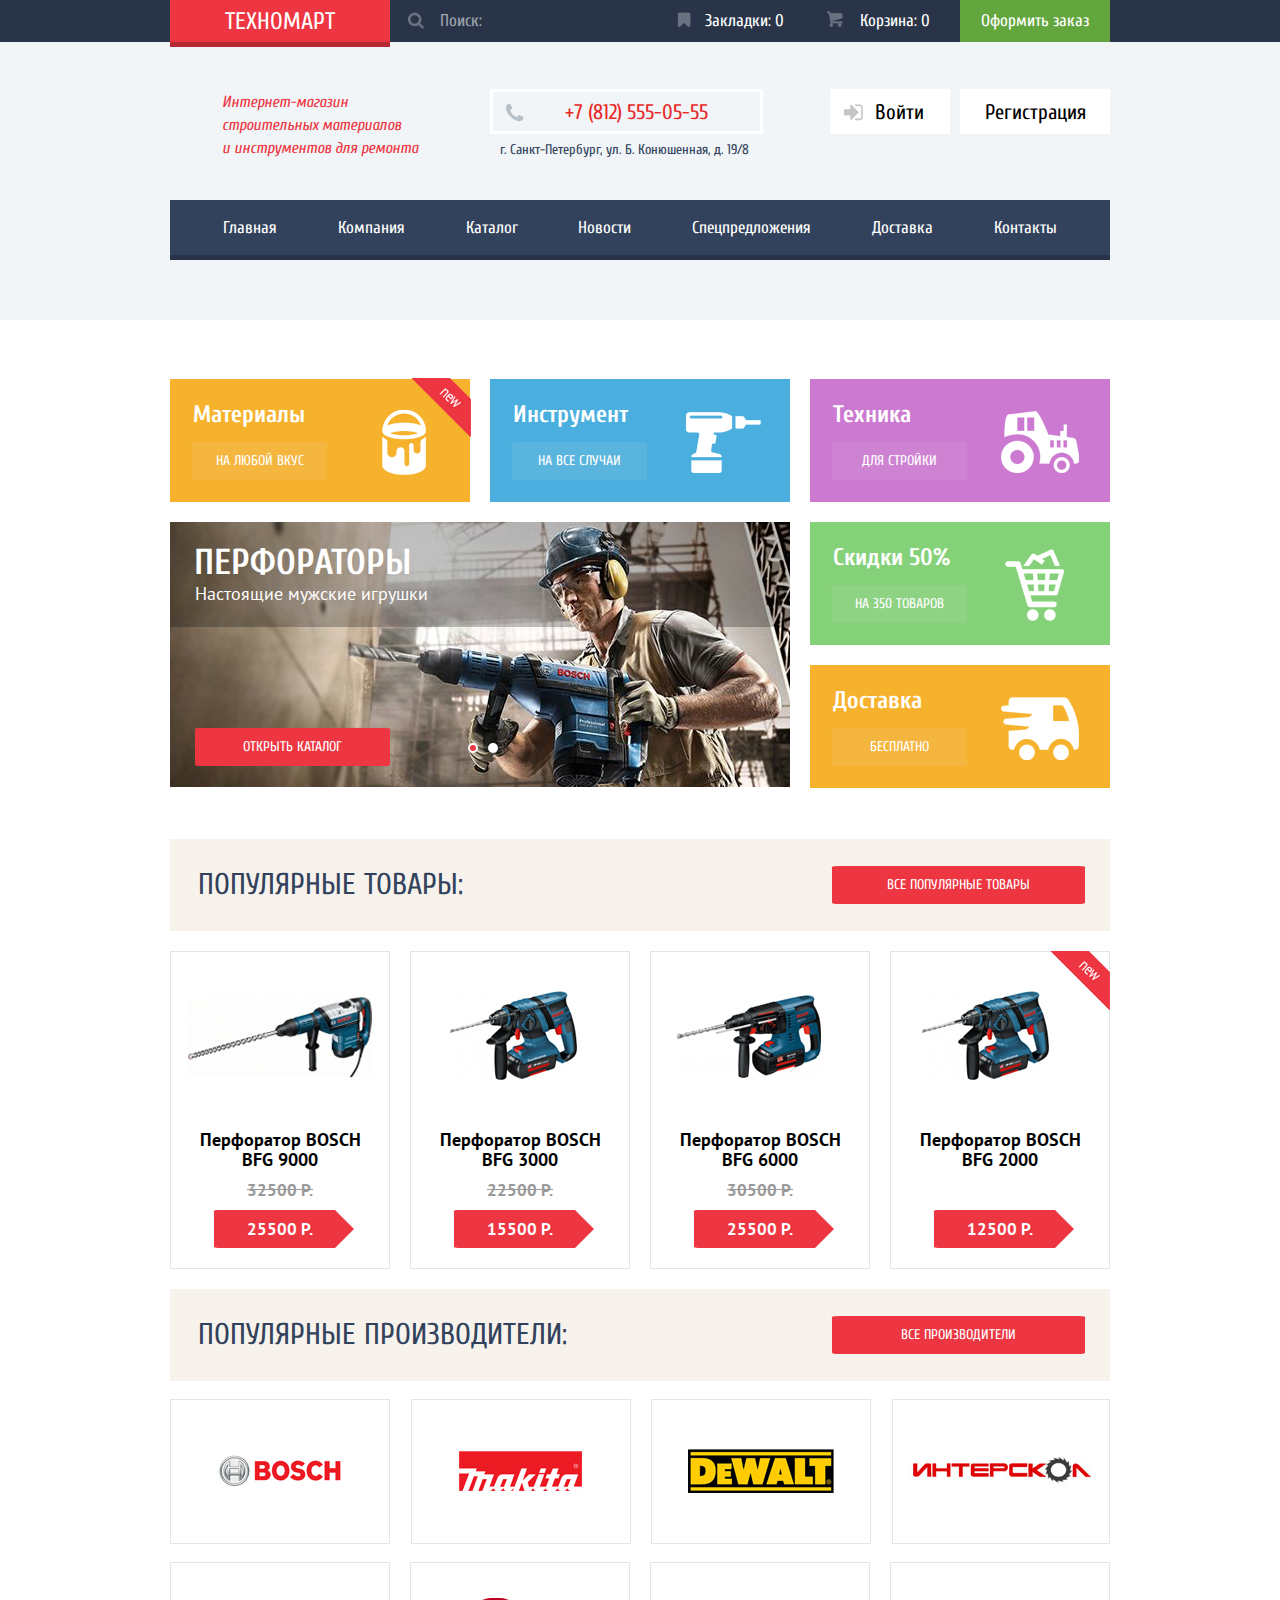
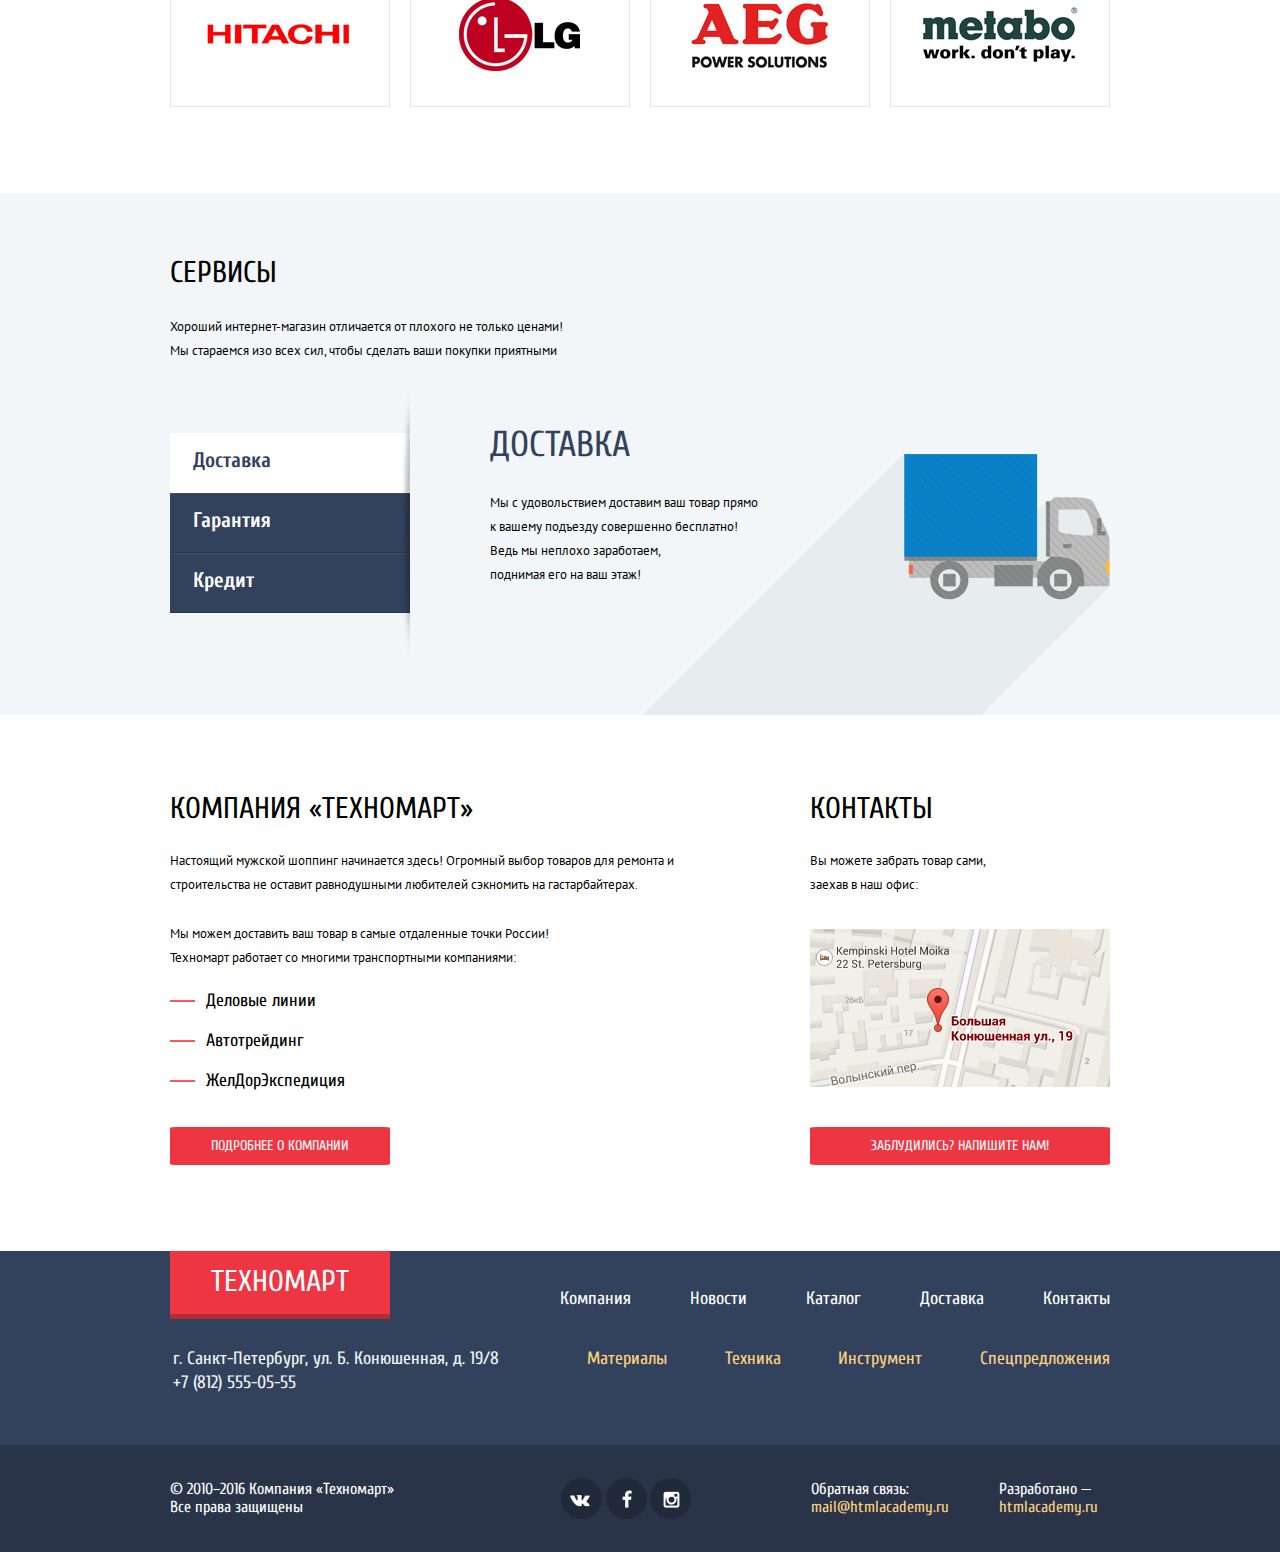
<file: index.html>
<!DOCTYPE html>
<html lang="ru">
  <head>
    <meta charset="utf-8">
    <title>HTML Academy: Техномарт</title>
    <link rel="stylesheet" href="css/normalize.css">
    <link rel="stylesheet" href="css/style-min.css">
    <link href='https://fonts.googleapis.com/css?family=Cuprum:400,400italic,700&subset=latin,cyrillic' rel='stylesheet' type='text/css'>
    <link href='https://fonts.googleapis.com/css?family=PT+Sans:400,700&subset=latin,cyrillic' rel='stylesheet' type='text/css'>
  </head>
  <body>
    <header>
      <div class="container fix">
        <a href="index.html" class="logo">техномарт</a>
        <form class="search-form" action="#" method="get">
          <input id="search" type="search" name="search" placeholder="Поиск:">
          <label class="search" for="search"></label>
        </form>
        <a href="#" class="bookmark">Закладки: 0</a>
        <a href="#" class="basket">Корзина: 0</a>
        <a href="#" class="order">Оформить заказ</a>
      </div>
      <div class="color-main">
        <div class="container">
          <div class="fix">
            <div class="tagline">
              <p>Интернет-магазин
              строительных материалов<br>
              и инструментов для ремонта</p>
            </div>
            <div class="contact">
              <p class="phone">+7 (812) 555-05-55</p>
              <p class="address">г. Санкт-Петербург, ул. Б. Конюшенная, д. 19/8</p>
            </div>
            <div class="profile">
              <a href="#" class="login">войти</a>
              <a href="#" class="registration">регистрация</a>
            </div>
          </div>
          <nav class="main-navigation">
            <a href="index.html">главная</a>
            <a href="#">компания</a>
            <a href="catalog.html">каталог</a>
            <a href="#">новости</a>
            <a href="#">спецпредложения</a>
            <a href="#">доставка</a>
            <a href="#">контакты</a>
          </nav>
        </div>
      </div>
    </header>
    <main>
      <div class="container">
        <div class="promo fix">
          <div class="box material">
            <h3>материалы</h3>
            <a href="#" class="btn">на любой вкус</a>
          </div>
          <div class="box tool">
            <h3>инструмент</h3>
            <a href="#" class="btn">на все случаи</a>
          </div>
          <div class="box equipment">
            <h3>техника</h3>
            <a href="#" class="btn">для стройки</a>
          </div>
          <div class="sliders">
            <input type="radio" id="btn-1" name="slider" checked>
            <input type="radio" id="btn-2" name="slider">
            <div class="slide-control">
              <label for="btn-1"></label>
              <label for="btn-2"></label>
            </div>
            <div class="switching">
              <section class="slide">
                <h2>перфораторы</h2>
                <p>Настоящие мужские игрушки</p>
                <a href="#" class="btn">Открыть каталог</a>
              </section>
              <section class="slide">
                <h2>дрели</h2>
                <p>Соседям на радость!</p>
                <a href="#" class="btn">Открыть каталог</a>
              </section>
            </div>
          </div>
          <div class="fix-2">
            <div class="box sale">
              <h3>скидки 50%</h3>
              <a href="#" class="btn">на 350 товаров</a>
            </div>
            <div class="box delivery">
              <h3>доставка</h3>
              <a href="#" class="btn">бесплатно</a>
            </div>
          </div>
        </div>
        <section class="popular-blog">
          <h2>популярные товары:</h2>
          <a href="#" class="btn">все популярные товары</a>
        </section>
        <div class="product">
          <article>
            <img src="img/picture-1.jpg" alt="Перфоратор BOSH BFG 9000" width="218" height="170">
            <h3>Перфоратор BOSCH BFG 9000</h3>
            <del class="price-old">32500 Р.</del>
            <span class="price">25500 Р.</span>
            <div class="small-popup">
              <a class="btn buy" href="#">купить</a>
              <a class="btn bookmarks" href="#">в закладки</a>
            </div>
          </article>
          <article>
            <img src="img/picture-2.jpg" alt="Перфоратор BOSH BFG 3000" width="218" height="170">
            <h3>Перфоратор BOSCH BFG 3000</h3>
            <del class="price-old">22500 Р.</del>
            <span class="price">15500 Р.</span>
            <div class="small-popup">
              <a class="btn buy" href="#">купить</a>
              <a class="btn bookmarks" href="#">в закладки</a>
            </div>
          </article>
          <article>
            <img src="img/picture-3.jpg" alt="Перфоратор BOSH BFG 6000" width="218" height="170">
            <h3>Перфоратор BOSCH BFG 6000</h3>
            <del class="price-old">30500 Р.</del>
            <span class="price">25500 Р.</span>
            <div class="small-popup">
              <a class="btn buy" href="#">купить</a>
              <a class="btn bookmarks" href="#">в закладки</a>
            </div>
          </article>
          <article class="new">
            <img src="img/picture-4.jpg" alt="Перфоратор BOSH BFG 2000" width="218" height="170">
            <h3>Перфоратор BOSCH BFG 2000</h3>
            <span class="price no-discounts">12500 Р.</span>
            <div class="small-popup">
              <a class="btn buy" href="#">купить</a>
              <a class="btn bookmarks" href="#">в закладки</a>
            </div>
          </article>
        </div>
        <div class="manufacturer">
          <section class="popular-blog">
            <h2>популярные производители:</h2>
            <a href="#" class="btn">все производители</a>
          </section>
          <div class="list-manufacturer">
            <a class="brend" href="#">
              <img src="img/bosch.jpg" alt="bosch" width="218" height="143">
            </a>
            <a class="brend" href="#">
              <img src="img/makita.jpg" alt="makita" width="218" height="143">
            </a>
            <a class="brend" href="#">
              <img src="img/dewalt.jpg" alt="dewalt" width="218" height="143">
            </a>
            <a class="brend" href="#">
              <img src="img/interskol.jpg" alt="interskol" width="216" height="143">
            </a>
            <a class="brend" href="#">
              <img src="img/hitachi.jpg" alt="hitachi" width="218" height="143">
            </a>
            <a class="brend" href="#">
              <img src="img/lg.jpg" alt="lg" width="218" height="143">
            </a>
            <a class="brend" href="#">
              <img src="img/aeg.jpg" alt="aeg" width="218" height="143">
            </a>
            <a class="brend" href="#">
              <img src="img/metabo.jpg" alt="metabo" width="218" height="143">
            </a>
          </div>
        </div>
      </div>
      <div class="service">
        <div class="container">
          <h2>сервисы</h2>
          <p class="about-service">Хороший интернет-магазин отличается от плохого не только ценами!
          Мы стараемся изо всех сил, чтобы сделать ваши покупки приятными</p>
          <div class="service-information">
            <div class="service-navigation">
              <input type="radio" id="button-1" name="navigation" checked>
              <input type="radio" id="button-2" name="navigation">
              <input type="radio" id="button-3" name="navigation">
              <label for="button-1">доставка</label>
              <label for="button-2">гарантия</label>
              <label for="button-3">кредит</label>
              <div class="slider">
                <section class="service-content">
                  <h3>доставка</h3>
                  <p class="delivery-slide">Мы с удовольствием доставим ваш товар прямо
                  к вашему подъезду совершенно бесплатно!
                  Ведь мы неплохо заработаем,</br>
                  поднимая его на ваш этаж!</p>
                </section>
                <section class="service-content">
                  <h3>гарантия</h3>
                  <p class="guarantee">Если купленный у нас товар поломается или заискрит,<br>
                  а также в случае пожара, спровоцированного его возгаранием,<br>
                  вы всегда можете быть уверены в нашей гарантии. Мы обменяем
                  сгоревший товар на новый.</br>
                  Дом уж восстановите как-нибудь сами.</p>
                </section>
                <section class="service-content">
                  <h3>кредит</h3>
                  <p class="credit">Залезть в долговую яму стало проще!
                  Кредитные консультанты придут вам на помощь.</p>
                  <a class="btn" href="#">отправить заявку</a>
                </section>
              </div>
            </div>
          </div>
        </div>
      </div>
      <div class="company container">
        <div class="about-company">
          <h2>компания «Техномарт»</h2>
          <p>Настоящий мужской шоппинг начинается здесь! Огромный выбор товаров для ремонта и строительства не оставит равнодушными любителей сэкномить на гастарбайтерах.</p>
          <p class="transfer">Мы можем доставить ваш товар в самые отдаленные точки России! Техномарт работает со многими транспортными компаниями:</p>
          <ul class="companies">
            <li>Деловые линии</li>
            <li>Автотрейдинг</li>
            <li>ЖелДорЭкспедиция</li>
          </ul>
          <a class="btn" href="#">подробнее о компании</a>
        </div>
        <div class="contact-company">
          <h2>контакты</h2>
          <p>Вы можете забрать товар сами, заехав в наш офис:</p>
          <a class="map" href="form.html">
            <img src="img/map.jpg" alt="карта" width="300" height="158">
          </a>
          <div class="map-show">
            <div class="close"></div>
            <iframe src="https://www.google.com/maps/embed?pb=!1m18!1m12!1m3!1d3361.211479112242!2d30.31892544635698!3d59.93897340148991!2m3!1f0!2f0!3f0!3m2!1i1024!2i768!4f13.1!3m3!1m2!1s0x4696310fca5ba729%3A0xea9c53d4493c879f!2z0JHQvtC70YzRiNCw0Y8g0JrQvtC90Y7RiNC10L3QvdCw0Y8g0YPQuy4sIDE5LCDQodCw0L3QutGCLdCf0LXRgtC10YDQsdGD0YDQsywgMTkxMTg2!5e0!3m2!1sru!2sru!4v1472808971872" width="940" height="446" frameborder="0" style="border:0" allowfullscreen></iframe>
          </div>
          <a class="btn btn-js" href="#">Заблудились? Напишите нам!</a>
          <form class="write-us" method="post" action="#">
            <div class="close"></div>
              <div class="answer">
                <div class="top-write">
                  <div class="write">
                    <label for="name">Ваше имя:</label>
                    <input type="text" id="name" name="name" placeholder="Представьтесь, пожалуйста" required>
                  </div>
                  <div class="write">
                    <label for="e-mail">Ваш e-mail:</label>
                    <input type="text" id="e-mail" name="e-mail" placeholder="Для отправки ответа" required>
                  </div>
                </div>
                <label for="text-letter">Текст письма:</label>
                <textarea class="letter" id="text-letter" name="letter" placeholder="В свободной форме" required></textarea>
              </div>
            <div class="send">
              <button class="btn" type="submit">Отправить</button>
            </div>
          </form>
        </div>
      </div>
    </main>
    <footer>
      <div class="container top-footer">
        <div class="left-contact">
          <a class="logo" href="#">Техномарт</a>
          <p>г. Санкт-Петербург, ул. Б. Конюшенная, д. 19/8<br>
          +7 (812) 555-05-55</p>
        </div>
        <div class="right-menu">
          <div class="top-navigation">
            <a href="#">Компания</a>
            <a href="#">Новости</a>
            <a href="catalog.html">Каталог</a>
            <a href="#">Доставка</a>
            <a href="#">Контакты</a>
          </div>
          <div class="bottom-navigation">
            <a href="#">Материалы</a>
            <a href="#">Техника</a>
            <a href="#">Инструмент</a>
            <a href="#">Спецпредложения</a>
          </div>
        </div>
      </div>
      <div class="bottom-footer">
        <div class="container">
          <p class="copyright">© 2010–2016 Компания «Техномарт» Все права защищены</p>
          <p class="footer-social">
            <a class="social-btn social-btn-vk" href="#">вконтакте</a>
            <a class="social-btn social-btn-fb" href="#">фейбук</a>
            <a class="social-btn social-btn-inst" href="#">инстаграмм</a>
          </p>
          <p class="communication">Обратная связь: <a href="#">mail@htmlacademy.ru</a></p>
          <p class="footer-copyright">Разработано — <a href="https://htmlacademy.ru">htmlacademy.ru</a></p>
        </div>
      </div>
    </footer>
    <script src="js/popup-min.js"></script>
  </body>
</html>
</file>
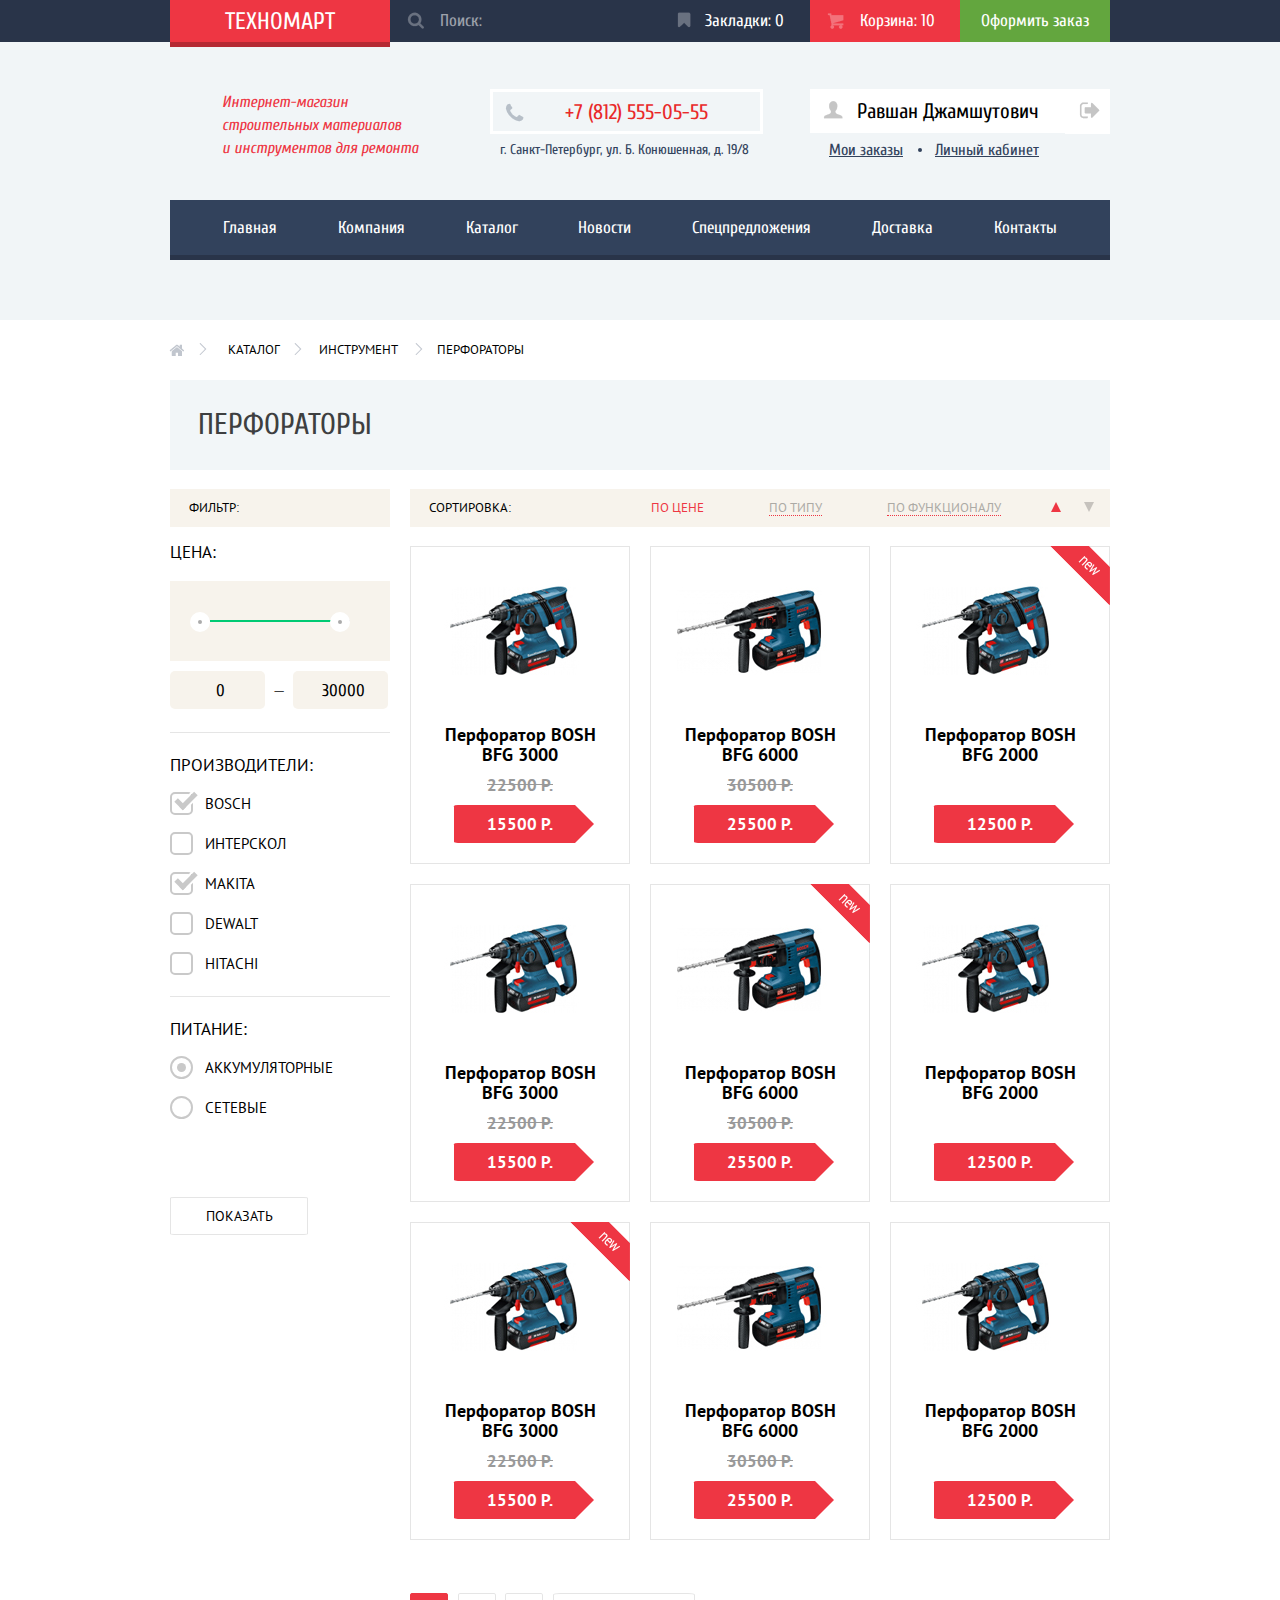
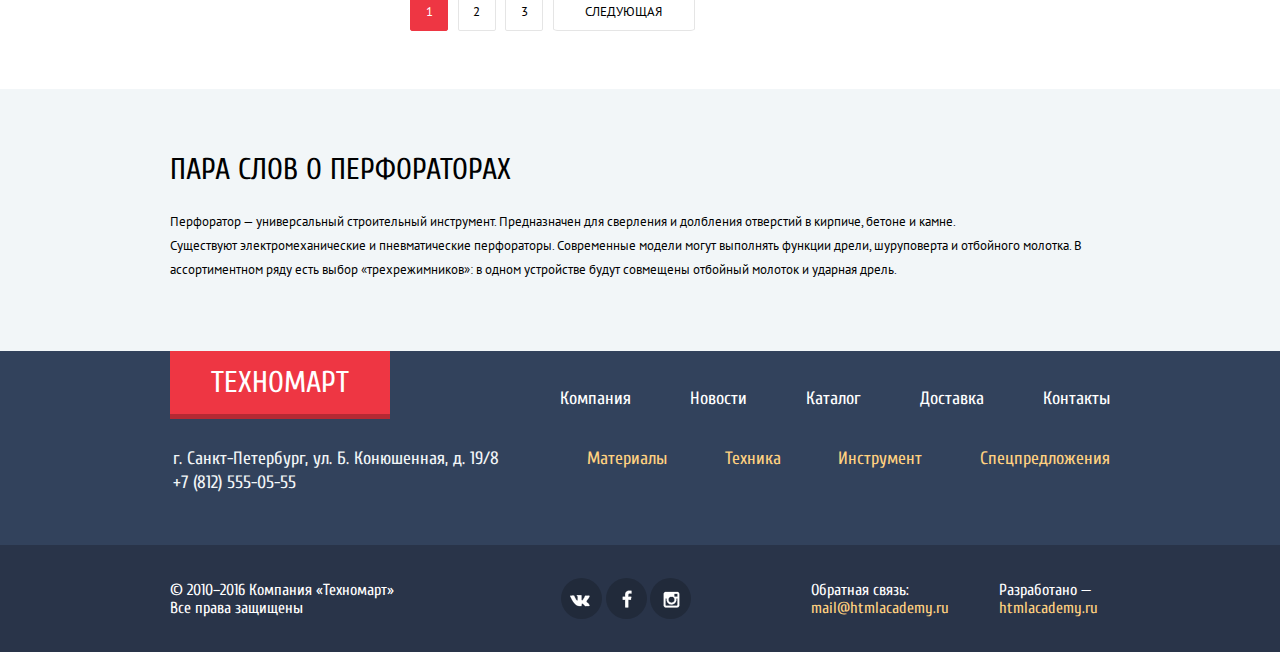
<file: catalog.html>
<!DOCTYPE html>
<html lang="ru">
  <head>
    <meta charset="utf-8">
    <title>HTML Academy: Техномарт</title>
    <link rel="stylesheet" href="css/normalize.css">
    <link rel="stylesheet" href="css/style-min.css">
    <link href='https://fonts.googleapis.com/css?family=Cuprum:400,400italic,700&subset=latin,cyrillic' rel='stylesheet' type='text/css'>
    <link href='https://fonts.googleapis.com/css?family=PT+Sans:400,700&subset=latin,cyrillic' rel='stylesheet' type='text/css'>
  </head>
  <body>
    <header>
      <div class="container fix">
        <a href="index.html" class="logo">техномарт</a>
        <form class="search-form" action="#" method="get">
          <input id="search" type="search" name="search" placeholder="Поиск:">
          <label class="search" for="search"></label>
        </form>
        <a href="#" class="bookmark">Закладки: 0</a>
        <a href="#" class="basket added-basket">Корзина: 10</a>
        <a href="#" class="order">Оформить заказ</a>
      </div>
      <div class="color-main">
        <div class="container">
          <div class="fix">
            <div class="tagline">
              <p>Интернет-магазин
              строительных материалов<br>
              и инструментов для ремонта</p>
            </div>
            <div class="contact">
              <p class="phone">+7 (812) 555-05-55</p>
              <p class="address">г. Санкт-Петербург, ул. Б. Конюшенная, д. 19/8</p>
            </div>
            <div class="accaunt">
              <a class="login-accaunt" href="#">Равшан Джамшутович</a>
              <a class="exit" href="#"></a>
              <a class="my-orders" href="#">Мои заказы</a>
              <a class="private-office" href="#">Личный кабинет</a>
            </div>
          </div>
          <nav class="main-navigation">
            <a href="index.html">главная</a>
            <a href="#">компания</a>
            <a href="catalog.html">каталог</a>
            <a href="#">новости</a>
            <a href="#">спецпредложения</a>
            <a href="#">доставка</a>
            <a href="#">контакты</a>
          </nav>
        </div>
      </div>
    </header>
    <main>
      <div class="container">
        <div class="breadcrumbs">
          <a href="index.html" class="home"></a>
          <a href="#" class="page-1">каталог</a>
          <a href="#" class="page-2">инструмент</a>
          <span class="active">перфораторы</span>
        </div>
        <h2 class="caption">перфораторы</h2>
        <div class="result">
          <aside>
            <form>
              <div class="filter">фильтр:</div>
              <section class="cost">
                <h3>цена:</h3>
                <div class="range-control">
                  <div class="range">
                    <div class="slider-range"></div>
                  </div>
                  <div class="circle circle-left"></div>
                  <div class="circle circle-right"></div>
                </div>
                <label class="min-price">
                  <input name="price" type="text" value="0">
                </label>
                <span>—</span>
                <label class="max-price">
                  <input name="price" type="text" value="30000">
                </label>
              </section>
              <section class="filter-1">
               <h3>производители:</h3>
                <div class="checkbox">
                  <input type="checkbox" id="bosch" checked>
                  <label for="bosch">bosch</label>

                  <input type="checkbox" id="interskol">
                  <label for="interskol">интерскол</label>

                  <input type="checkbox" id="makita" checked>
                  <label for="makita">makita</label>

                  <input type="checkbox" id="dewalt">
                  <label for="dewalt">dewalt</label>

                  <input type="checkbox" id="hitachi">
                  <label for="hitachi">hitachi</label>
                </div>
              </section>
              <section class="filter-2">
                <h3>питание:</h3>
                <div class="grid">
                  <input type="radio" id="adaptive" name="grup" checked>
                  <label for="adaptive">аккумуляторные</label>

                  <input type="radio" id="fixed" name="grup">
                  <label for="fixed">сетевые</label>
                </div>
              </section>
              <button class="btn btn-filter" type="submit">показать</button>
            </form>
          </aside>
          <div class="right-result">
            <div class="filter">
              <span>Сортировка:</span>
                <div class="sorting">
                  <a class="active" href="#">по цене</a>
                  <a class="type" href="#">по типу</a>
                  <a class="functional" href="#">по функционалу</a>
                </div>
                <div class="triangle">
                  <a class="arrow-up" href="#"></a>
                  <a class="arrow-down" href="#"></a>
                </div>
            </div>
            <div class="all-category">
              <article>
                <img src="img/picture-2.jpg" alt="Перфоратор bosh bfg 3000" width="218" height="170">
                <h3>Перфоратор BOSH BFG 3000</h3>
                <del class="price-old">22500 Р.</del>
                <span class="price">15500 Р.</span>
                <div class="small-popup">
                  <a class="btn buy" href="#">купить</a>
                  <a class="btn bookmarks" href="#">в закладки</a>
                </div>
              </article>
              <article>
                <img src="img/picture-3.jpg" alt="Перфоратор bosh bfg 6000" width="218" height="170">
                <h3>Перфоратор BOSH BFG 6000</h3>
                <del class="price-old">30500 Р.</del>
                <span class="price">25500 Р.</span>
                <div class="small-popup">
                  <a class="btn buy" href="#">купить</a>
                  <a class="btn bookmarks" href="#">в закладки</a>
                </div>
              </article>
              <article class="new">
                <img src="img/picture-4.jpg" alt="Перфоратор bosh bfg 2000" width="218" height="170">
                <h3>Перфоратор BOSH BFG 2000</h3>
                <span class="price no-discounts">12500 р.</span>
                <div class="small-popup">
                  <a class="btn buy" href="#">купить</a>
                  <a class="btn bookmarks" href="#">в закладки</a>
                </div>
              </article>
              <article>
                <img src="img/picture-2.jpg" alt="Перфоратор bosh bfg 3000" width="218" height="170">
                <h3>Перфоратор BOSH BFG 3000</h3>
                <del class="price-old">22500 Р.</del>
                <span class="price">15500 Р.</span>
                <div class="small-popup">
                  <a class="btn buy" href="#">купить</a>
                  <a class="btn bookmarks" href="#">в закладки</a>
                </div>
              </article>
              <article class="new">
                <img src="img/picture-3.jpg" alt="Перфоратор bosh bfg 6000" width="218" height="170">
                <h3>Перфоратор BOSH BFG 6000</h3>
                <del class="price-old">30500 Р.</del>
                <span class="price">25500 Р.</span>
                <div class="small-popup">
                  <a class="btn buy" href="#">купить</a>
                  <a class="btn bookmarks" href="#">в закладки</a>
                </div>
              </article>
              <article>
                <img src="img/picture-4.jpg" alt="Перфоратор bosh bfg 2000" width="218" height="170">
                <h3>Перфоратор BOSH BFG 2000</h3>
                <span class="price no-discounts">12500 р.</span>
                <div class="small-popup">
                  <a class="btn buy" href="#">купить</a>
                  <a class="btn bookmarks" href="#">в закладки</a>
                </div>
              </article>
              <article class="new">
                <img src="img/picture-2.jpg" alt="Перфоратор bosh bfg 3000" width="218" height="170">
                <h3>Перфоратор BOSH BFG 3000</h3>
                <del class="price-old">22500 Р.</del>
                <span class="price">15500 Р.</span>
                <div class="small-popup">
                  <a class="btn buy" href="#">купить</a>
                  <a class="btn bookmarks" href="#">в закладки</a>
                </div>
              </article>
              <article>
                <img src="img/picture-3.jpg" alt="Перфоратор bosh bfg 6000" width="218" height="170">
                <h3>Перфоратор BOSH BFG 6000</h3>
                <del class="price-old">30500 Р.</del>
                <span class="price">25500 Р.</span>
                <div class="small-popup">
                  <a class="btn buy" href="#">купить</a>
                  <a class="btn bookmarks" href="#">в закладки</a>
                </div>
              </article>
              <article>
                <img src="img/picture-4.jpg" alt="Перфоратор bosh bfg 2000" width="218" height="170">
                <h3>Перфоратор BOSH BFG 2000</h3>
                <span class="price no-discounts">12500 р.</span>
                <div class="small-popup">
                  <a class="btn buy" href="#">купить</a>
                  <a class="btn bookmarks" href="#">в закладки</a>
                </div>
              </article>
            </div>
            <div class="paginator">
              <a class="active" href="#">1</a>
              <a href="#">2</a>
              <a href="#">3</a>
              <a href="#">следующая</a>
            </div>
          </div>
          <div class="congratulations">
            <div class="product-ordered">
              <div class="icon"></div>
              <div class="close"></div>
              <p>Товар добавлен в корзину!</p>
            </div>
            <div class="action-selection">
              <a class="btn" href="#">оформить заказ</a>
              <a class="btn" href="#">продолжить покупки</a>
            </div>
          </div>
        </div>
      </div>
      <div class="product-description">
        <section class="container">
          <h2>пара слов о перфораторах</h2>
          <p>Перфоратор — универсальный строительный инструмент. Предназначен для сверления и долбления отверстий в кирпиче, бетоне и камне.<br>Существуют электромеханические и пневматические перфораторы. Современные модели могут выполнять функции дрели, шуруповерта и отбойного молотка. В ассортиментном ряду есть выбор «трехрежимников»: в одном устройстве будут совмещены отбойный молоток и ударная дрель.</p>
        </section>
      </div>
    </main>
    <footer>
      <div class="container top-footer">
        <div class="left-contact">
          <a class="logo" href="#">Техномарт</a>
          <p>г. Санкт-Петербург, ул. Б. Конюшенная, д. 19/8<br>
          +7 (812) 555-05-55</p>
        </div>
        <div class="right-menu">
          <div class="top-navigation">
              <a href="#">Компания</a>
              <a href="#">Новости</a>
              <a href="catalog.html">Каталог</a>
              <a href="#">Доставка</a>
              <a href="#">Контакты</a>
          </div>
          <div class="bottom-navigation">
              <a href="#">Материалы</a>
              <a href="#">Техника</a>
              <a href="#">Инструмент</a>
              <a href="#">Спецпредложения</a>
          </div>
        </div>
      </div>
      <div class="bottom-footer">
        <div class="container">
          <p class="copyright">© 2010–2016 Компания «Техномарт» Все права защищены</p>
          <p class="footer-social">
            <a class="social-btn social-btn-vk" href="#">вконтакте</a>
            <a class="social-btn social-btn-fb" href="#">фейбук</a>
            <a class="social-btn social-btn-inst" href="#">инстаграмм</a>
          </p>
          <p class="communication">Обратная связь: <a href="#">mail@htmlacademy.ru</a></p>
          <p class="footer-copyright">Разработано — <a href="https://htmlacademy.ru">htmlacademy.ru</a></p>
        </div>
      </div>
    </footer>
    <script src="js/popup-min.js"></script>
  </body>
</html>
</file>
<file: css/style-min.css>
body{  margin:0;  font:13px/24px "Cuprum","Arial",sans-serif;  color:#3e3f40}a{  color:#fff;  text-decoration:none;  text-transform:capitalize}header{  background-color:#293449}.container{  width:940px;  margin:0 auto;  padding:0 10px}.fix{  display:flex;  justify-content:space-between}.fix p{  margin:0}.logo{  position:relative;  width:220px;  font-size:24px;  text-align:center;  background-color:#ee3643;  text-transform:uppercase;  padding:10px 0 8px 0}.left-contact .logo{  padding:16.5px 0;  font-size:30px;  line-height:30px}.logo:after{ position:absolute; content:""; width:100%; height:5px; left:0; bottom:-5px; background-color:#b52933}input[type="search"]{  width:270px;  border:none;  padding:12px 0 12px 50px;  font-size:17px;  line-height:18px;  cursor:pointer;  color:#fff;  background:#293449 url("../img/sprite.png") no-repeat 7px -582px}.search-form input[type=search]:focus{  color:#000;  background:#fff url("../img/sprite.png") no-repeat 7px -401px;  outline:none}.order{  width:150px;  text-align:center;  padding:12px 0;  font-size:17px;  line-height:18px;  text-transform:inherit}.bookmark{  width:105px;  padding:12px 0 12px 45px;  font-size:17px;  line-height:18px;  background:url("../img/sprite.png") no-repeat 7px -619px}.basket{  position:relative;  width:100px;  padding:12px 0 12px 50px;  font-size:17px;  line-height:18px;  background:url("../img/sprite.png") no-repeat 6px -547px}.bookmark:active,.basket:active,.order:active{  opacity:0.6}.bookmark:hover{  background:#212a3a url("../img/sprite.png") no-repeat 7px -34px}.basket:hover{  background:#212a3a url("../img/sprite.png") no-repeat 6px 1px}input[type="search"]:hover{  background:#212a3a url("../img/sprite.png") no-repeat 7px -364px}.added-basket{  background:#ee3643 url("../img/sprite.png") no-repeat 7px -545px}.order{  background:#63a63e}.order:hover{  background:#5fbb2d}.accaunt{  display:flex;  flex-wrap:wrap;  width:300px}.exit{  width:45px;  height:45px;  background:#fff url("../img/sprite.png") no-repeat 4px -250px}.exit:hover{  background:#fff url("../img/sprite.png") no-repeat 4px -287px}.exit:active{  opacity:0.3}.login-accaunt{  position:relative;  display:flex;  align-items:center;  width:208px;  height:44px;  padding-left:47px;  background:#fff;  font-size:21px;  margin-bottom:5px;  line-height:18px;  color:#000}.login-accaunt:after{  content:"";  position:absolute;  width:45px;  height:45px;  top:0;  left:0;  background:url("../img/sprite.png") no-repeat 3px -438px}.login-accaunt:hover:after{  background-position:3px -475px}.login-accaunt:active,.my-orders:active,.private-office:active{  opacity:0.3}.my-orders,.private-office{  position:relative;  font-size:16px;  line-height:18px;  color:#32425c;  text-decoration:underline;  text-transform:inherit}.my-orders{  padding:0px 32px 0 19px}.my-orders:after{  position:absolute;  content:"";  top:35%;  left:86%;  width:4px;  height:4px;  background:#32425c;  border-radius:50%}.my-orders:hover,.private-office:hover{  color:#ee3643}.color-main{  background-color:#f1f5f7;  padding:47px 0 60px 0}.tagline{  width:198px;  padding:2px 50px 0 52px;  color:#ee3643;  font-size:16px;  font-style:italic;  line-height:23px}.contact,.contact-company{  width:300px}.phone{  width:145px;  border:3px solid #fff;  padding:10.5px 50px 10.5px 72px;  font-size:21px;  line-height:18px;  color:#e9292a;  background:url("../img/sprite.png") no-repeat 2px -326px;}.address{  font-size:14px;  line-height:24px;  padding:4px 0 0 10px;  color:#32425c}.profile{  display:flex;  justify-content:flex-end;  text-align:center;  width:300px;  height:45px;  font-size:21px;  line-height:18px}.login{  padding:14px 26px 0 45px;  background:#fff url("../img/sprite.png") no-repeat 3px -174px;  color:#000}.registration{  width:150px;  padding-top:14px;  margin-left:10px;  background-color:#fff;  color:#000}.login:hover,.registration:hover{  color:#ee3643}.login:hover{  background:#fff url("../img/sprite.png") no-repeat 3px -211px}.login:active{  background:#fff url("../img/sprite.png") no-repeat 3px -174px}.login:active,.registration:active{  color:#b2b2b2}.main-navigation{  display:flex;  justify-content:space-around;  align-items:center;  flex-wrap:wrap;  background-color:#32425c;  font-size:17px;  margin-top:38px;  padding:0 23px;  border-bottom:5px solid #293449}.main-navigation a{  padding:16px 30px 15px}.main-navigation a:hover{  background-color:#293449;  color:#f1f1f3}.main-navigation a:active{  background-color:#1d2739;  color:#777d88}.promo{  display:flex;  flex-wrap:wrap;  margin:59px 0 31px 0}.promo h3{  font-size:24px;  line-height:30px;  font-weight:bold;  color:#fff;  text-transform:capitalize;  margin:21px 0 12px 23px}.promo p{  font-size:24px;  margin:25px 0px 10px 25px;  color:#fff}.box{  width:300px;  height:123px;  margin-bottom:20px}.fix-2{  display:flex;  flex-direction:column;  justify-content:flex-end}.btn{  display:flex;  justify-content:center;  align-items:center;  font-size:14px;  border-radius:3%;  text-transform:uppercase;  background-color:#ee3643}.box .btn{  width:135px;  height:38px;  margin:0 0 25px 22px;  background-color:rgba(229,229,229,0.1)}.box .btn:hover{  background-color:rgba(204,204,204,0.2)}.box .btn:active{  background-color:rgba(178,178,178,0.3)}.popular-blog .btn,.contact-company .btn,.about-company .btn,.service-content .btn,.slide .btn{  width:253px;  height:38px;  margin-right:25px}.btn:hover,.logo:hover{  background-color:#ca2c37}.btn:active,.logo:active{  background-color:#ba2732}.contact-company .btn{  width:300px;  margin-top:32px}.about-company .btn{  margin-top:24px;  width:220px}.service-content .btn,.slide .btn{  width:195px;  margin-top:26px}.slide .btn{  margin:122px 0 0 25px}.write-us .btn{  border:none;  width:460px;  margin:0;  color:#fff}.popular-blog h2{  font-size:30px;  line-height:30px;  margin-left:28px;  padding:6px 0;  font-weight:normal;  color:#32425c;  text-transform:uppercase}.caption{  font-size:30px;  line-height:30px;  padding:30px 28px 30px;  margin:0;  text-transform:uppercase;  font-weight:normal;  background-color:#f2f6f8}.material{  position:relative;  margin-right:20px;  background:#f6b22d url("../img/bucket.png") no-repeat 83% 53%}.tool{  margin-right:20px;  background:#4aafde url("../img/drill.png") no-repeat 87% 53%}.equipment{  background:#cc79d1 url("../img/tractor.png") no-repeat 86% 53%}.sliders{  position:relative}.slide-control{  position:absolute;  bottom:55px;  left:48%;  display:flex;  justify-content:space-between;  width:30px;  height:10px}.slide-control label{  width:6px;  height:6px;  background-color:#fff;  border:2px solid #fff;  border-radius:50%;  cursor:pointer}#btn-1:checked ~ .slide-control label[for="btn-1"],#btn-2:checked ~ .slide-control label[for="btn-2"]{  background:#ee3643}.slide{  display:none;  width:620px;  height:265px}.slide h2{  font-size:36px;  line-height:30px;  margin:0;  padding:26px 0 0 24px;  color:#fff;  text-transform:uppercase}.slide p{  margin-top:4px;  font:18px/24px "PT Sans","Arial",sans-serif}#btn-1:checked ~ .switching .slide:nth-child(1){  display:block;  background:url("../img/slide-1.jpg")}#btn-2:checked ~ .switching .slide:nth-child(2){  display:block;  background:url("../img/slide-2.jpg")}.sale{  margin-left:20px;  background:#85d179 url("../img/sale.png") no-repeat 81% 53%}.delivery{  margin-left:20px;  background:#f6b22d url("../img/auto.png") no-repeat 86% 53%}.popular-blog{  display:flex;  justify-content:space-between;  align-items:center;  background-color:#f7f3ec}.product{  display:flex;  justify-content:space-between;  margin:20px 0}article{  position:relative;  flex-direction:column;  align-items:center;  width:218px;  border:1px solid #e5e5e5;  text-align:center}article:hover{  box-shadow:0 0 10px #aeb2ba}.all-category article{  margin-bottom:20px}.small-popup{  position:absolute;  display:none;  top:0;  width:135px;  height:84px;  padding:41px;  background:#fff}.small-popup .buy{  margin-bottom:8px;  height:38px;  box-shadow:inset 0 -3px 0 #367315;  background-color:#63a63e}.small-popup .bookmarks{  height:32px;  border:3px solid #63a63e;  background-color:#fff;  color:#32425c}.small-popup .bookmarks:hover{  border:3px solid #32425c;  color:#32425c}.small-popup .bookmarks:active{  border:3px solid #c1c6ce;  color:#c1c6ce}.small-popup .buy:hover{  background-color:#5fbb2d}.small-popup .buy:active{  background-color:#518534;  box-shadow:inset 0 -3px 0 #518534}.new:after,.material:after{  content:"";  position:absolute;  top:-1px;  right:-1px;  width:60px;  height:60px;  background:url("../img/new.png") no-repeat}article:hover .small-popup{  display:block}article h3{  font:bold 18px/20px "PT Sans","Arial",sans-serif;  margin:auto 25px;  color:#000}form h3{  font:17px/30px "PT Sans","Arial",sans-serif;  text-transform:uppercase;  color:#000}.price-old{  display:flex;  justify-content:center;  font:bold 17px/18px "PT Sans","Arial",sans-serif;  margin:11px 0;  color:#999}.price{  position:relative;  display:flex;  justify-content:center;  align-items:center;  width:133px;  height:38px;  font:bold 17px/18px "PT Sans","Arial",sans-serif;  margin:0 auto 20px;  border-radius:3%;  text-transform:uppercase;  color:#fff;  background-color:#ee3643}.price:after{  content:"";  position:absolute;  top:0px;  right:-26px;  border:19px solid white;  border-left-color:#ee3643}.no-discounts{  margin-top:40px}.list-manufacturer{  display:flex;  flex-wrap:wrap;  justify-content:space-between}.brend{  margin-top:18px;  border:1px solid #e5e5e5;  height:143px}.brend:hover{  box-shadow:0 5px 25px #abafb8}.brend:active{  opacity:0.3;  box-shadow:0 5px 15px #abafb8}.service{  margin-top:86px;  background-color:#f2f6f8}.about-service{  width:400px}.product-description{  background-color:#f2f6f8;  padding-bottom:56px}.service h2,.company h2,.product-description h2{  font-size:30px;  line-height:24px;  margin:28px 0;  color:#000;  text-transform:uppercase;  font-weight:normal}.product-description h2{  padding-top:69px}.service h2{  padding-top:68px;  margin-bottom:30px}.service h3{  font-size:36px;  line-height:24px;  text-transform:uppercase;  font-weight:normal;  margin:0 0 34px 0;  color:#32425c}.service p,.contact-company p,.about-company p,.product-description p{  font:13px/24px "PT Sans","Arial",sans-serif;  color:#000}.contact-company p{  width:190px;  margin-bottom:32px}.transfer{  width:400px;  padding-top:12px}.service-information{  position:relative;  margin:70px 0 54px 0;  padding-bottom:102px}.service-information:after{  position:absolute;  content:"";  height:270px;  width:20px;  left:230px;  top:-45px;  background:url("../img/shadow.png") no-repeat}.service-navigation input[type="radio"],.sliders input[type="radio"]{  display:none}.service-information label{  display:flex;  width:217px;  font-size:21px;  line-height:30px;  font-weight:bold;  padding:11px 0 17px 23px;  border-bottom:1px solid #293449;  border-top:1px solid #405069;  background-color:#32425c;  color:#fff;  cursor:pointer;  text-transform:capitalize}.service-information label:hover{  background-color:#293449}#button-1:checked ~ label[for=button-1],#button-2:checked ~ label[for=button-2],#button-3:checked ~ label[for=button-3]{  color:#32425c;  background:#fff;  border-top:1px solid #fff;  border-bottom:1px solid #fff}#button-1:checked ~ .slider .service-content:nth-child(1),#button-2:checked ~ .slider .service-content:nth-child(2),#button-3:checked ~ .slider .service-content:nth-child(3){  display:block}.service-content:nth-child(1){  background:url("../img/delivery.png") no-repeat 100% 47%}.service-content:nth-child(2){  background:url("../img/garantiya.png") no-repeat 100% 0%}.service-content:nth-child(3){  background:url("../img/credit.png") no-repeat 100% 0%}.service-content{  position:absolute;  display:none;  top:0;  right:0;  width:620px;  padding-bottom:139px}.service-content h2{  font-size:36px;  line-height:24px;  color:#32425c;  font-weight:normal;  margin-top:4px}.delivery-slide{  width:275px}.guarantee{ width:375px}.credit{  width:280px}.company,.top-footer,.top-navigation,.bottom-navigation,.footer-social,.result{  display:flex;  justify-content:space-between}.about-company{  width:540px;  margin-bottom:86px}.map-show{  position:fixed;  top:10%;  left:50%;  display:none;  height:446px;  margin-left:-470px;  z-index:1000;  box-shadow:0 2px 50px rgba(0,0,0,.5);  transform:translateX(0%);  animation:bounce .4s}.close{  position:absolute;  top:7px;  right:22px;  cursor:pointer}.close:before,.close:after{  content:"";  position:absolute;  width:5px;  height:25px;  transform:rotate(45deg);  background-color:#ee3643}.close:after{  transform:rotate(-45deg)}.write-us{  position:fixed;  display:none;  width:620px;  left:50%;  top:15%;  margin-left:-310px;  border-top:7px solid #ee3643;  font-size:18px;  line-height:18px;  background-color:#fff;  box-shadow:0 20px 40px 10px;  z-index:1000;  transform:translateX(0%);  animation:bounce .4s}@keyframes bounce{  0%{    transform:translate(0%,-70%)}  100%{    transform:translate(0%,-5%)}}.answer{  width:460px;  padding:48px 80px 0px}.write{  width:220px;  margin-bottom:22px}.top-write{  display:flex;  justify-content:space-between}.write input[type=text]{  width:188px;  padding:0 14px;  height:34px;  border:2px solid #d7dcde;  font:13px/18px "PT Sans","Arial",sans-serif;  margin-top:8px;  border-radius:3%}.letter{  width:428px;  height:102px;  padding:8px 14px 0px;  margin-top:8px;  margin-bottom:33px;  border:2px solid #d7dcde;  font:13px/18px "PT Sans","Arial",sans-serif;  border-radius:3%}.send{  display:flex;  justify-content:center;  align-items:center;  height:112px;  background-color:#f1f1f1}.companies {  padding-left:36px}.companies li{  position:relative;  font-size:18px;  line-height:20px;  padding:8px 0px 12px 0px;  color:#000;  list-style-type:none}.companies li:before{  content:"";  position:absolute;  width:25px;  height:2px;  left:-36px;  top:17px;  background-color:#fb565a}footer{  background-color:#32425c}.bottom-footer{  background-color:#293449}.left-contact{  display:flex;  flex-direction:column}.left-contact p{  color:#f1f5f7;  font-size:18px;  margin:33px 0 50px 3px}.right-menu{  width:550px;  font-size:18px;  line-height:24px}.right-menu a:hover{  text-decoration:underline}.right-menu a:active{  color:#929caa;  text-decoration:none}.top-navigation,.bottom-navigation{  height:60px;  align-items:flex-end;  flex-wrap:wrap}.bottom-navigation{  padding-left:27px}.bottom-navigation a{  color:#ffd180}.bottom-footer .container{  display:flex;  align-items:center;  height:107px;  font-size:16px;  line-height:18px;  color:#fff}.copyright{  width:230px}.communication{  width:140px;  margin-right:48px}.footer-copyright{ width:100px}.communication a,.footer-copyright a{  color:#ffd180;  text-transform:none}.communication a:hover,.footer-copyright a:hover{  text-decoration:underline}.communication a:active,.footer-copyright a:active{  color:#ee3643}.footer-social{  width:130px;  margin:0 120px 0 161px}.social-btn{  width:41px;  height:41px;  font-size:0;  border-radius:50%;  background:#212a3a url("../img/sprite.png") no-repeat}.social-btn:hover{  background-color:#ee3643}.social-btn-vk{  background-position:-1px -509px}.social-btn-fb{  background-position:6px -70px}.social-btn-inst{  background-position:3px -139px}.breadcrumbs{  width:373px;  display:flex;  justify-content:space-around;  padding:21px 0}.breadcrumbs a,.breadcrumbs span{  position:relative;  color:#000;  font:13px/18px "PT Sans","Arial",sans-serif;  text-transform:uppercase}.home:after{  content:"";  position:absolute;  left:0px;  top:0;  width:25px;  height:25px;  background:url("../img/sprite.png") no-repeat 0px -665px}.home:before{  content:"";  position:absolute;  left:-30px;  top:0;  width:25px;  height:25px;  background:url("../img/sprite.png") no-repeat 0px -117px}.page-1:after,.page-2:after{  content:"";  position:absolute;  top:0;  left:53px;  width:25px;  height:25px;  background:url("../img/sprite.png")no-repeat 3px -665px}.page-2:after{  content:"";  position:absolute;  top:0;  left:83px}aside{  width:220px}.right-result{  width:700px}.all-category{  display:flex;  flex-wrap:wrap;  justify-content:space-between}.filter{  display:flex;  align-items:center;  justify-content:space-between;  height:38px;  padding:0 16px 0 19px;  margin:19px 0;  background-color:#f7f3ec;  text-transform:uppercase;  font-family:"PT Sans","Arial",sans-serif;  font-weight:normal;  color:#000}.filter a{  text-transform:uppercase;  color:#c7c7c7}.sorting{  width:350px;  display:flex;  justify-content:space-between;  margin-left:90px}.sorting .active{  color:#ee3643;  border:none}.sorting a{  color:#acaaa5;  line-height:14px;  border-bottom:1px dotted #ee3643}.sorting a:hover{  color:#444;  line-height:14px;  border-bottom:1px solid #ee3643}.sorting a:active{  color:#ee3643;  border:none}.triangle{  width:43px;  padding-bottom:5px;  display:flex;  justify-content:space-between}form .filter{  margin-bottom:0}.filter-1{  padding-bottom:2px;  border-top:1px solid #e5e5e5;  border-bottom:1px solid #e5e5e5}.arrow-up,.arrow-down{  width:0;  margin-top:3px;  height:0;  border-left:5px solid transparent;  border-right:5px solid transparent}.arrow-down{  border-top:10px solid #c6c2bd}.arrow-down:hover{  border-top:10px solid #000}.arrow-down:active{  border-top:10px solid #ee3643}.arrow-up{  border-bottom:10px solid #ee3643}.arrow-up:hover{  border-bottom:10px solid #000}.arrow-up:active{  border-bottom:10px solid #ee3643}.range-control{  position:relative;  height:80px;  margin:10px 0;  padding:0px 40px;  overflow:hidden;  background:#f7f3ec}.range{  margin-top:39px;  height:2px;  background:#d7dcde}.slider-range{  height:2px;  background:#00ca74;  width:90%}.circle{  position:absolute;  top:31px;  left:20px;  width:4px;  height:4px;  border:8px solid #fff;  background:#ababab;  border-radius:50%;  cursor:pointer}.circle-right{  left:160px}.cost span{  padding:0 6px;  font-size:16px;  line-height:18px}.cost{  margin-bottom:23px}.cost h3,.filter-1 h3,.filter-2 h3{  margin-bottom:14px}.cost h3{  margin-top:10px}.cost input{  border:none;  width:85px;  padding:0px 2px 0px 8px;  height:38px;  font-size:17px;  line-height:18px;  text-align:center;  border-radius:5px;  background-color:#f7f3ec}.min-price,.max-price{  text-transform:uppercase}form input[type="radio"],form input[type="checkbox"]{  display:none}form input[type="radio"]+label,form input[type="checkbox"]+label{  position:relative;  padding:0 0 20px 35px;  font:15px/20px "PT Sans","Arial",sans-serif;  text-transform:uppercase;  cursor:pointer;  color:#000}form input[type="radio"]+label:before,form input[type="checkbox"]+label:before{  content:"";  position:absolute;  left:0;  top:-2px;  display:flex;  width:19px;  height:19px;  border:2px solid #c9c9c9;  border-radius:50%}form input[type="checkbox"]+label:before{  border-radius:5px}form input[type="radio"]:checked+label:after{  content:"";  position:absolute;  left:7px;  top:5px;  width:9px;  height:9px;  border-radius:50%;  background-color:#c9c9c9}form input[type="checkbox"]:checked+label:after{  content:"";  position:absolute;  bottom:25px;  left:10px;  width:7px;  height:16px;  border-right:5px solid #c9c9c9;  border-bottom:5px solid #c9c9c9;  transform:rotate(45deg);  box-shadow:2px 0 0 0 white,inset -2px 0 0 0 white}.checkbox{  display:flex;  flex-direction:column;  justify-content:space-between}.grid{  display:flex;  flex-direction:column;  justify-content:space-between;  margin-bottom:59px;  font-size:14px}form .btn-filter{  width:138px;  height:38px;  background:#fff;  font-family:"PT Sans","Arial",sans-serif;  font-size:14px;  border:1px solid #e5e5e5}.paginator{  width:285px;  display:flex;  justify-content:space-between;  margin:33px 0 30px 0}.paginator a{  display:flex;  position:relative;  justify-content:center;  align-items:center;  width:36px;  height:36px;  border-radius:5%;  font:13px/18px "PT Sans","Arial",sans-serif; background-color:#fff; text-transform:uppercase; color:#000; border:1px solid #e5e5e5}.paginator .active{ background-color:#ee3643; color:#fff; border:1px solid #ee3643}.paginator a:hover{ border:1px solid #bdc6ca}.paginator a:active{ border:1px solid #ee3643}.paginator a:last-child{ width:140px}.content-show{ display:block}.congratulations{ position:fixed; top:5%; left:50%; display:none; width:620px; height:275px; margin-left:-325px; border-top:7px solid #ee3643; background:#fff; box-shadow:0px 10px 30px rgba(0,0,0,.7); z-index:1000; transform:translateX(0%); animation:bounce .4s}.product-ordered{ display:flex; flex-wrap:wrap; align-items:center; justify-content:center}.product-ordered p{ font-size:30px; line-height:18px; padding:0 47px 0 35px; margin:70px 0 75px}.icon{ position:relative; width:65px; height:65px; border-radius:50%; background:#63a63e}.icon:before{ content:""; position:absolute; left:38px; bottom:18px; width:7px; height:30px; background:#fff; transform:rotate(45deg)}.icon:after{ content:""; position:absolute; left:21px; bottom:16px; width:7px; height:21px; background:#fff; transform:rotate(-45deg)}.action-selection{ display:flex; justify-content:space-around; padding:38px 70px; background:#f1f1f1}.action-selection .btn{ width:220px; height:37px}
</file>
